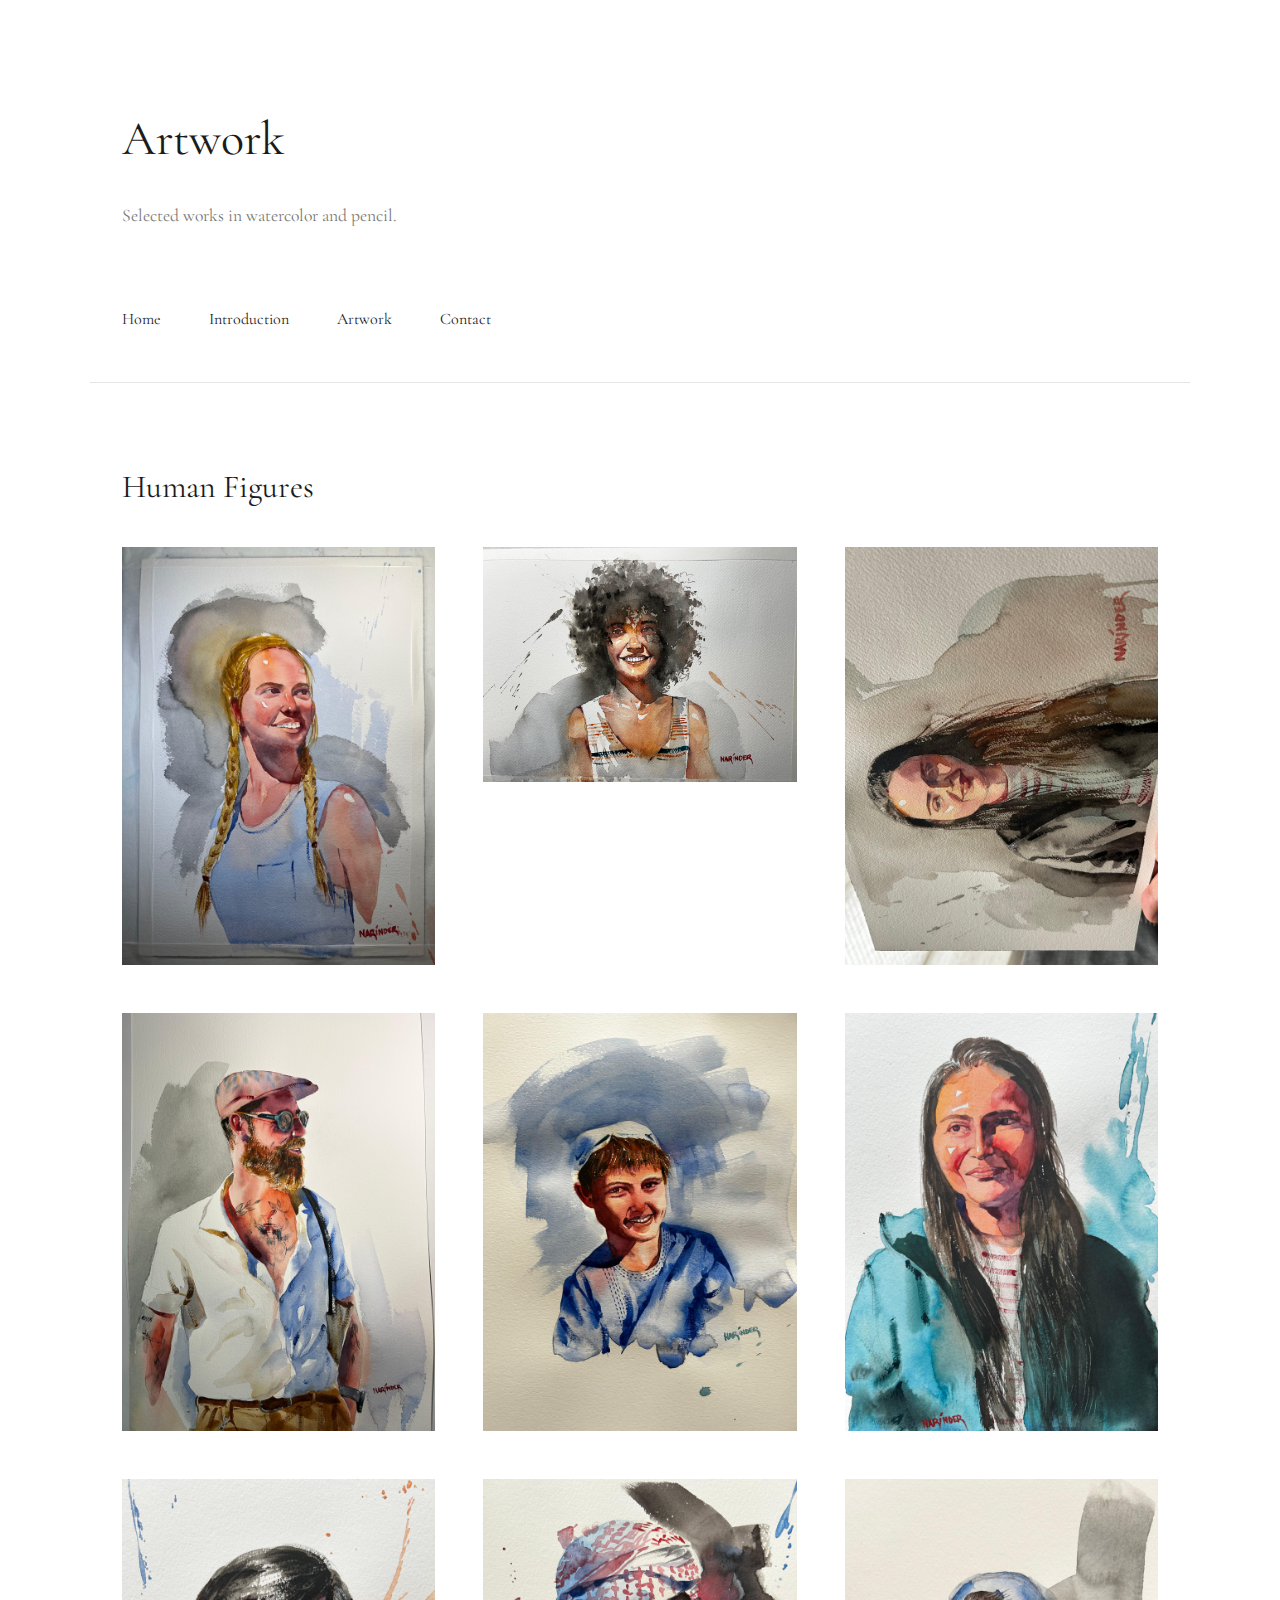
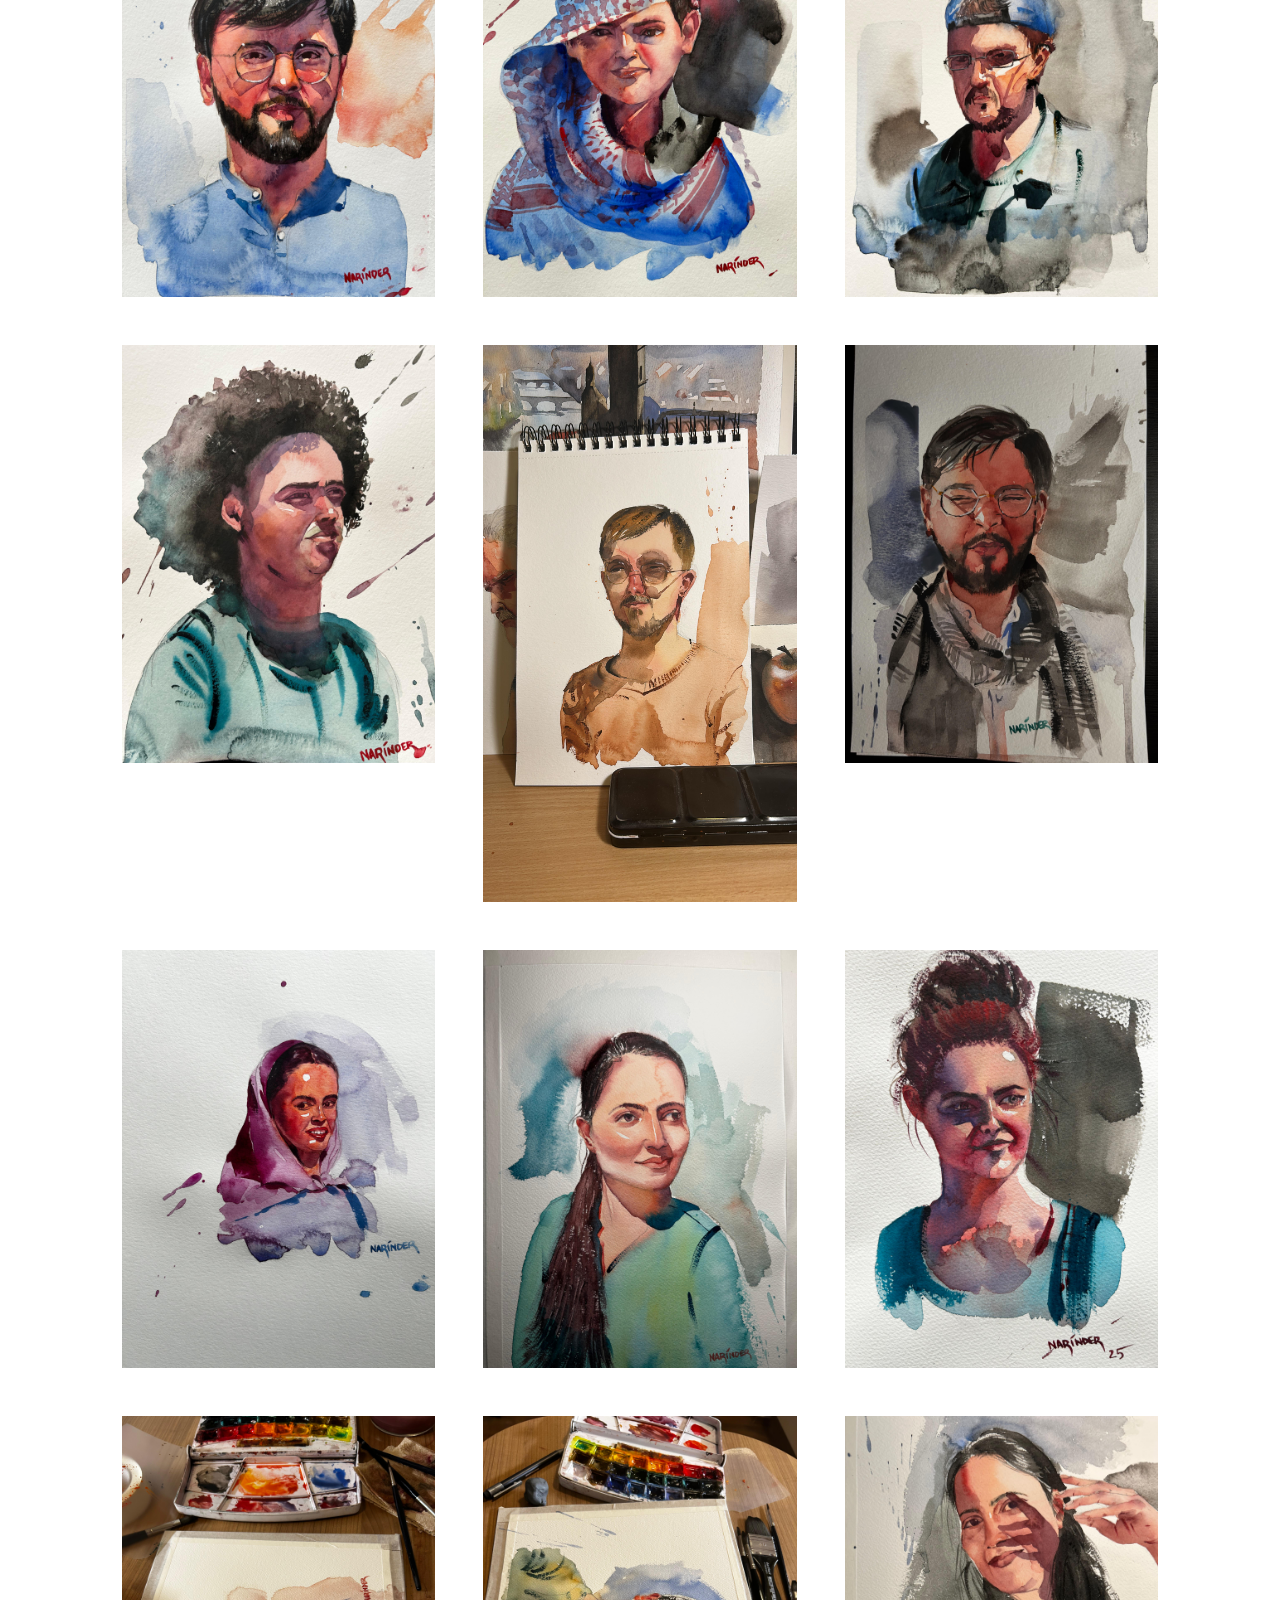
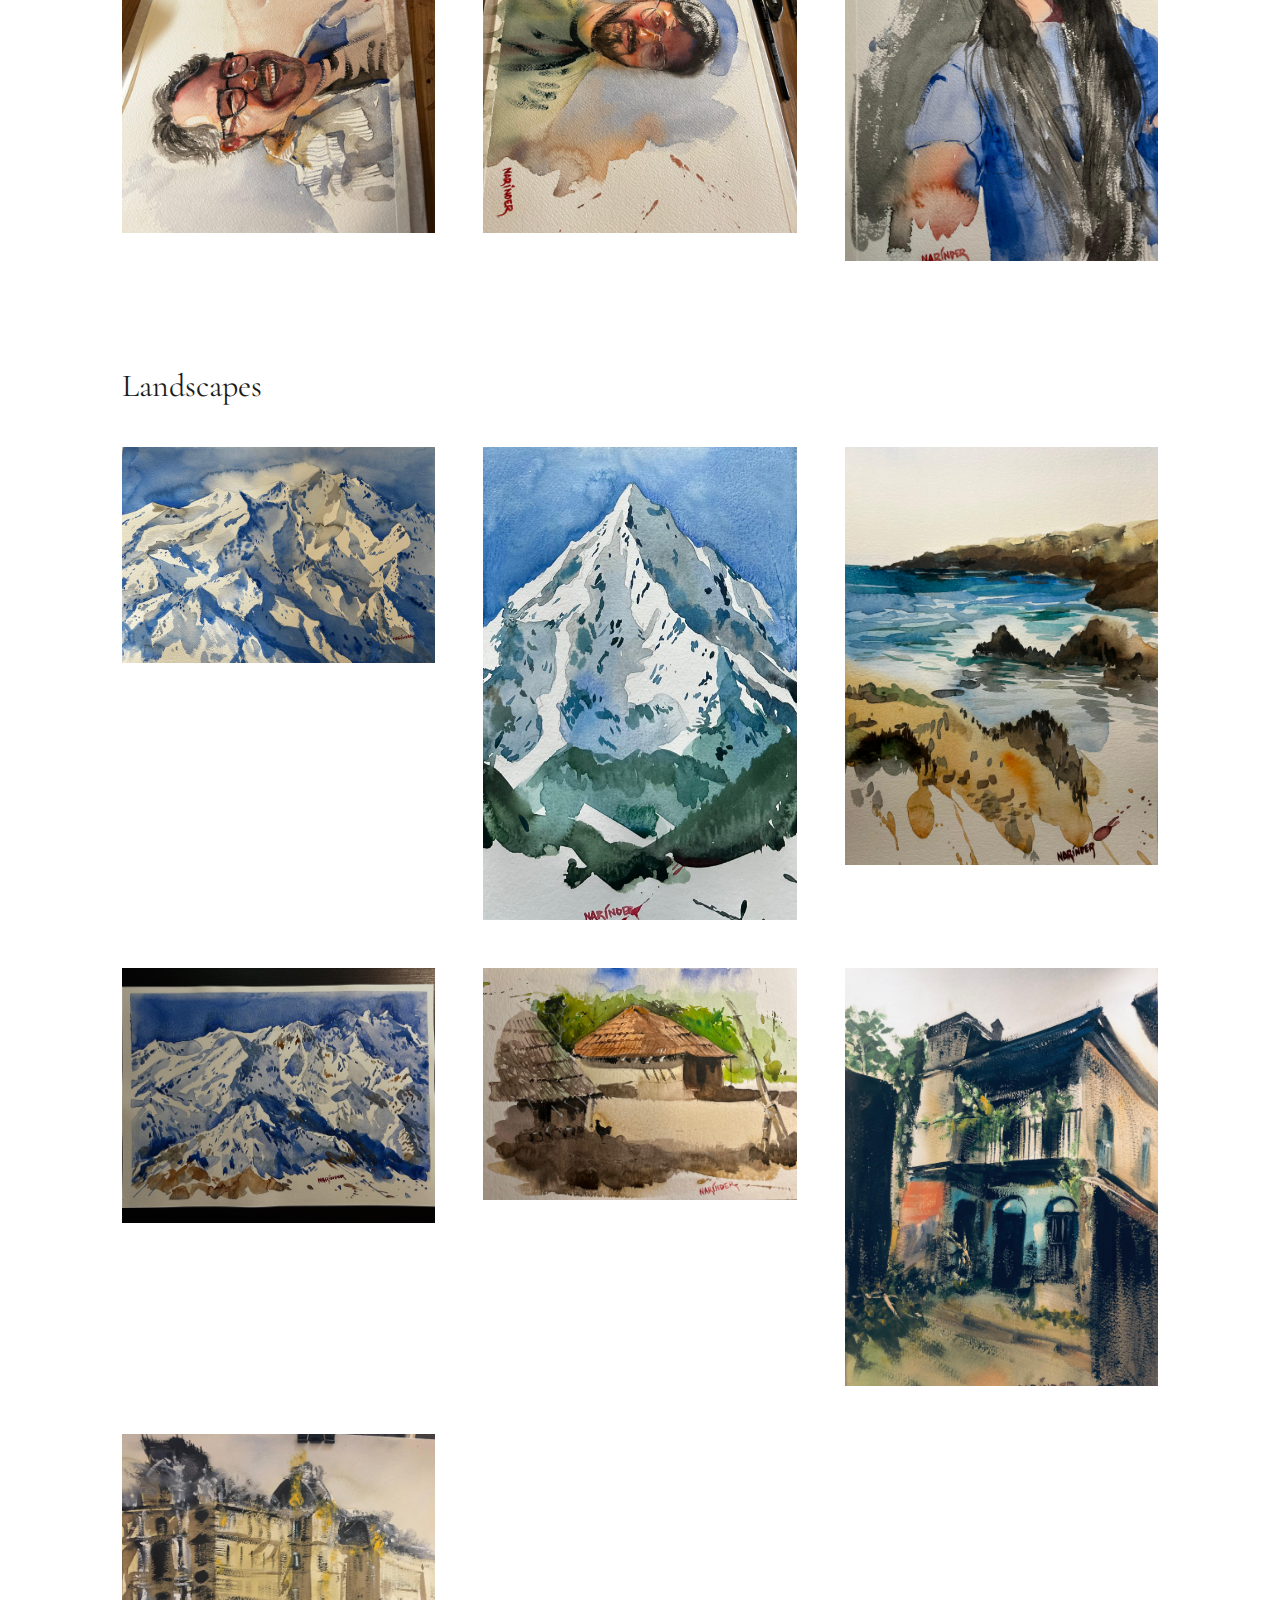
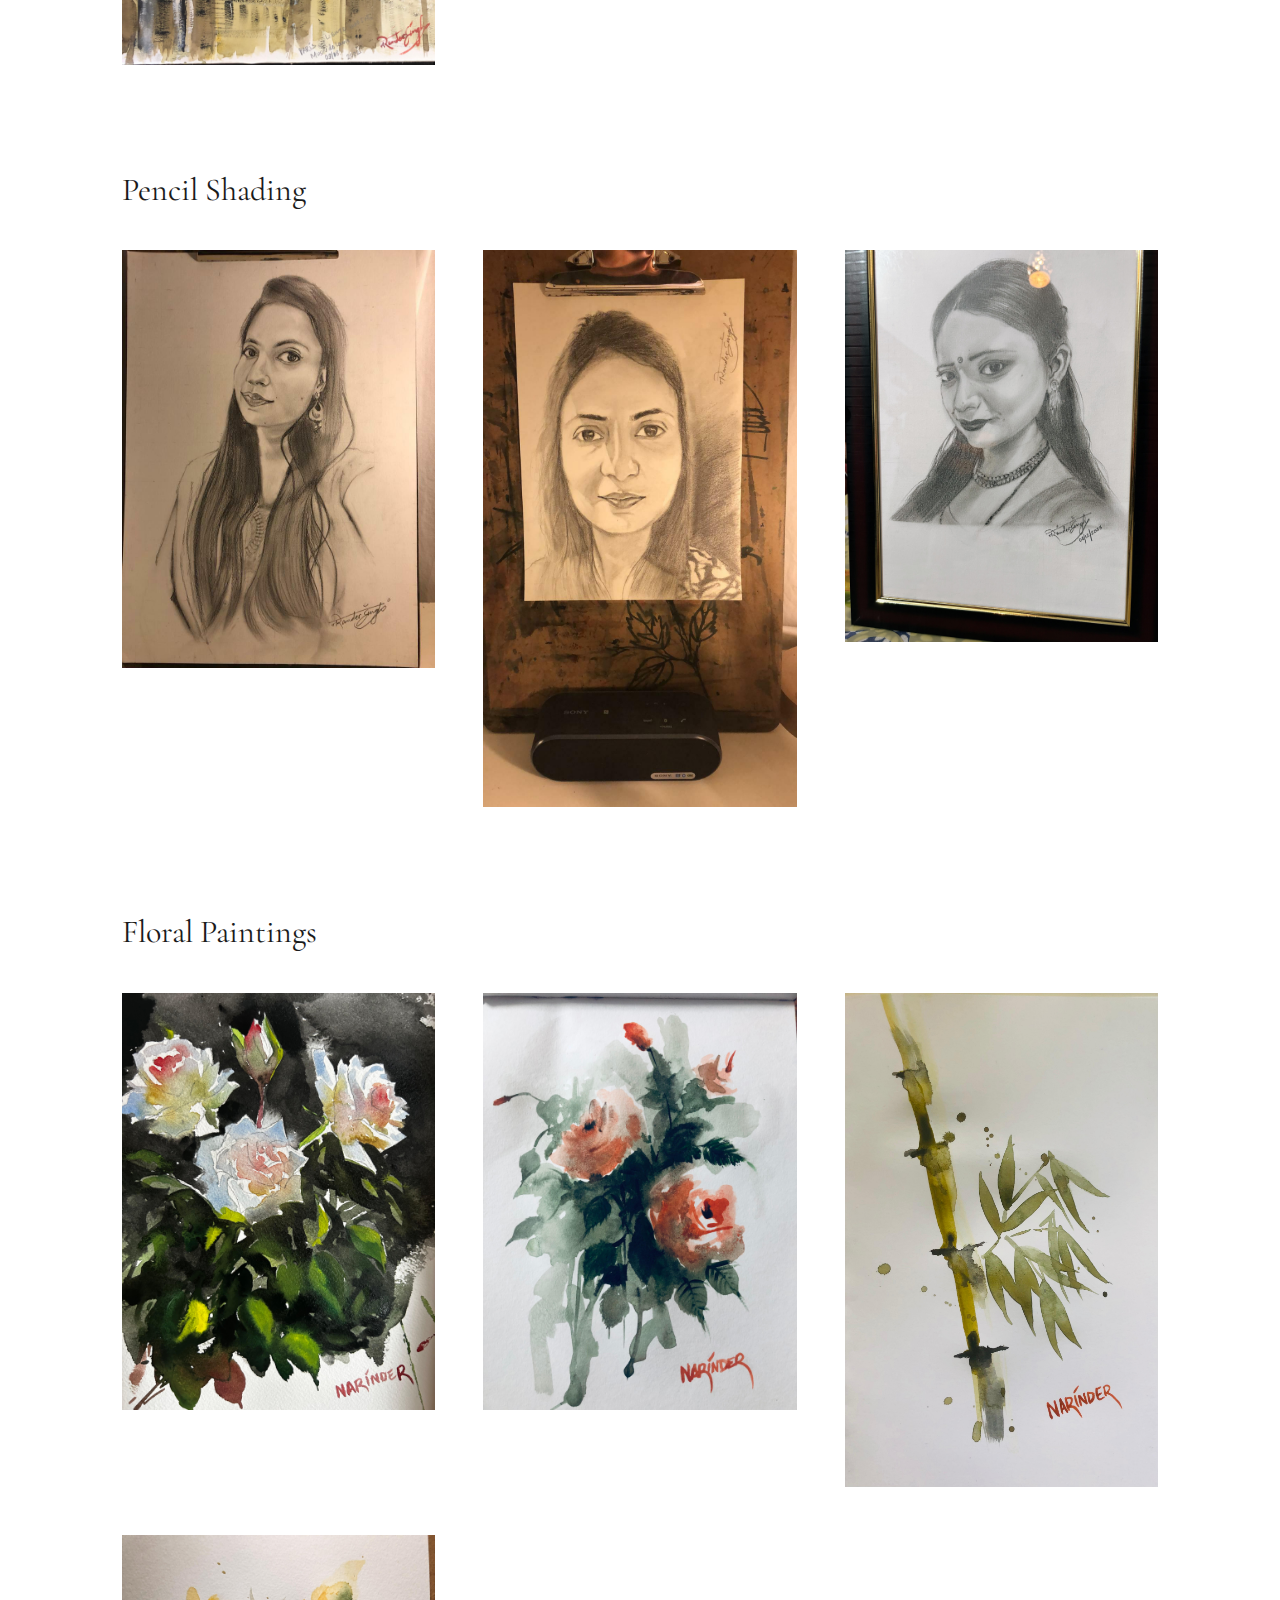
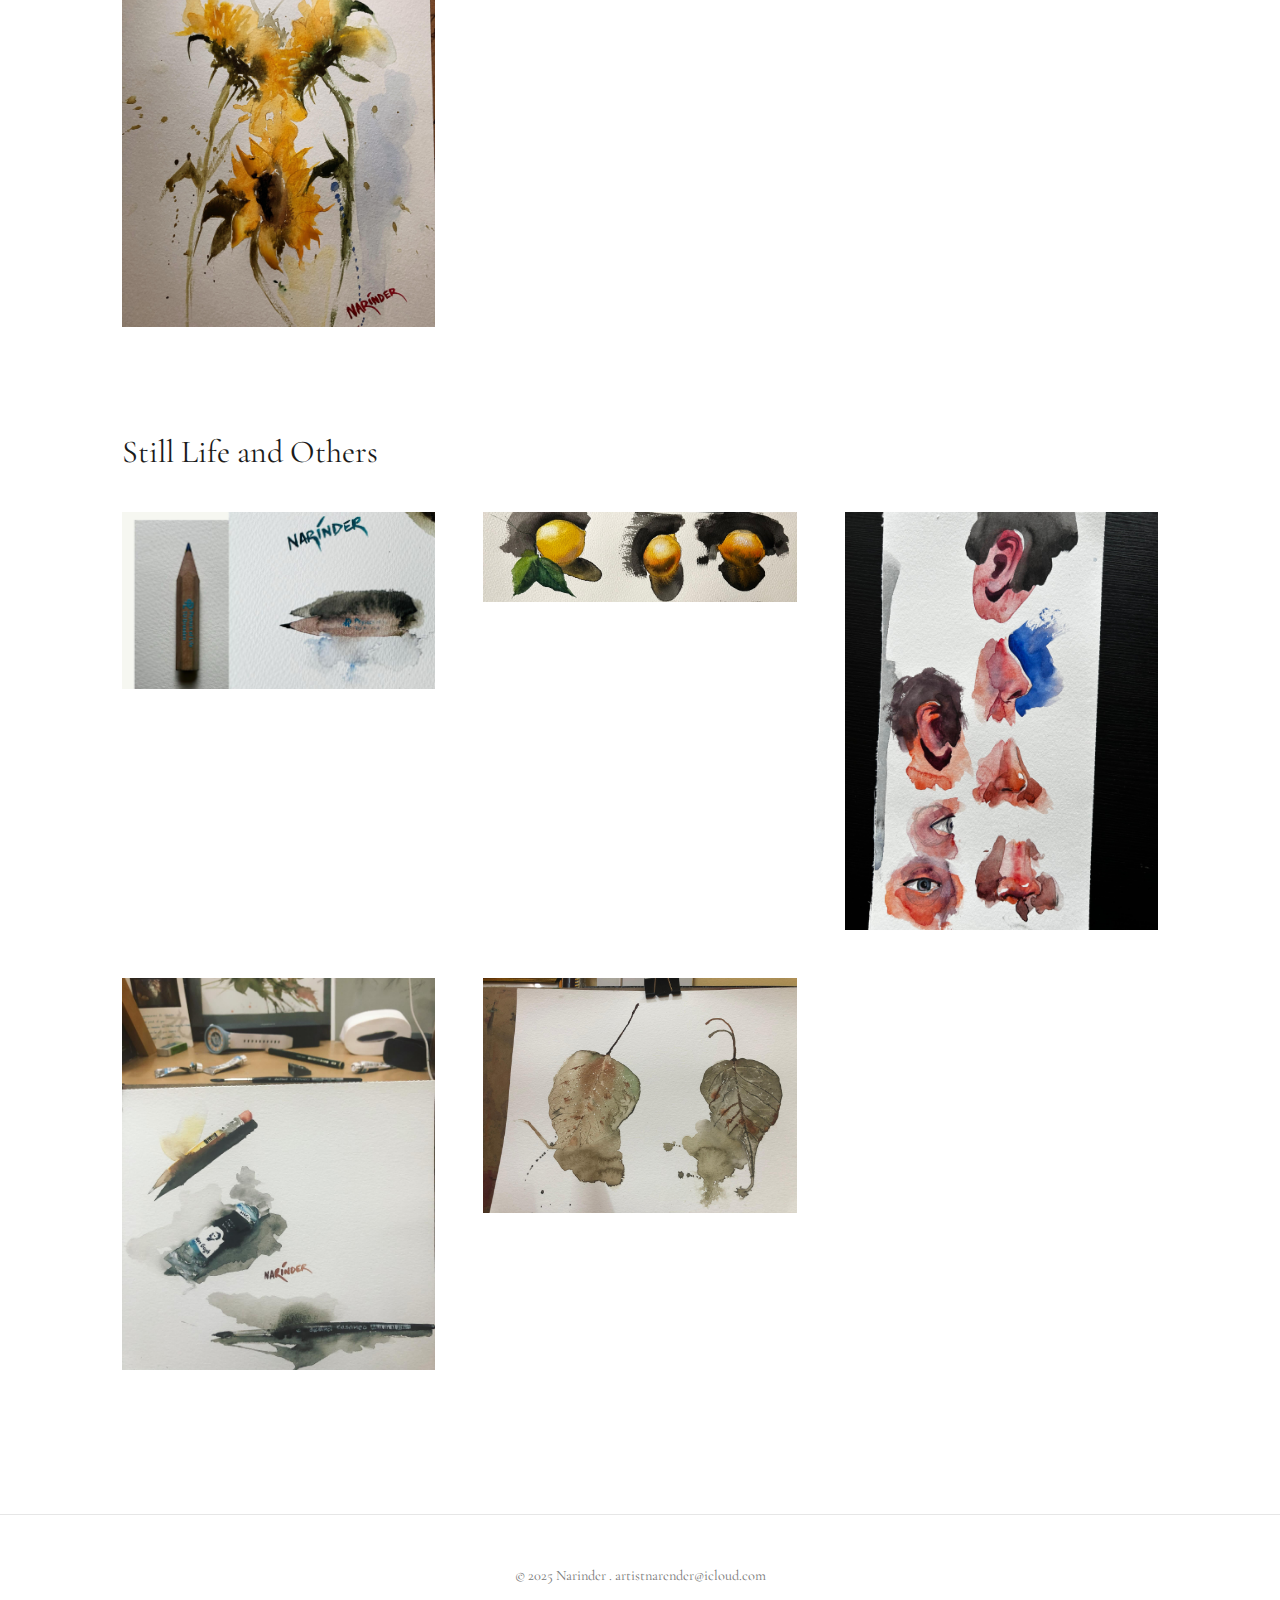
<file: artwork.html>
<!DOCTYPE html>
<html lang="en">
<head>
  <meta charset="UTF-8" />
  <meta name="viewport" content="width=device-width, initial-scale=1.0" />
  <title>Your Name – Artwork</title>
  <style>
    @import url('https://fonts.googleapis.com/css2?family=Cormorant+Garamond:wght@300;400;500&display=swap');

    :root {
      --bg: #ffffff;
      --text: #1b1b1b;
      --muted: #777;
      --line: #e6e6e6;
    }

    * { box-sizing: border-box; }

    body {
      margin: 0;
      font-family: 'Cormorant Garamond', serif;
      background: var(--bg);
      color: var(--text);
      line-height: 1.8;
    }

    header {
      max-width: 1100px;
      margin: auto;
      padding: 4rem 2rem 2rem;
    }

    header h1 {
      font-size: 3rem;
      font-weight: 400;
      margin-bottom: 0.5rem;
    }

    header p {
      max-width: 700px;
      font-size: 1.1rem;
      color: var(--muted);
    }

    nav {
      max-width: 1100px;
      margin: auto;
      padding: 1.5rem 2rem 3rem;
      display: flex;
      gap: 3rem;
      border-bottom: 1px solid var(--line);
    }

    nav a {
      text-decoration: none;
      color: var(--text);
      font-size: 1rem;
    }

    nav a:hover { text-decoration: underline; }

    main {
      max-width: 1100px;
      margin: auto;
      padding: 3rem 2rem;
    }

    section { margin-bottom: 6rem; }

    section h2 {
      font-size: 2rem;
      font-weight: 400;
      margin-bottom: 2rem;
    }

    .gallery {
      display: grid;
      grid-template-columns: repeat(auto-fit, minmax(300px, 1fr));
      gap: 3rem;
    }

    .gallery img {
      width: 100%;
      display: block;
    }

    footer {
      border-top: 1px solid var(--line);
      padding: 3rem 2rem;
      text-align: center;
      font-size: 0.9rem;
      color: var(--muted);
    }
  </style>
</head>
<body>

<header>
  <h1>Artwork</h1>
  <p>Selected works in watercolor and pencil.</p>
</header>

<nav>
  <a href="index.html">Home</a>
  <a href="introduction.html">Introduction</a>
  <a href="artwork.html">Artwork</a>
  <a href="contact.html">Contact</a>
</nav>

<main>

  <!-- Human Figures -->
  <section id="figures">
    <h2>Human Figures</h2>
    <div class="gallery">
      <img src="images/fig_19.jpeg" alt="Watercolor portrait" />
      <img src="images/fig_17.jpeg" alt="Watercolor portrait" />
      <img src="images/fig_16.jpeg" alt="Watercolor portrait" />
      <img src="images/fig_10.jpeg" alt="Watercolor portrait" />
      <img src="images/fig_09.jpeg" alt="Watercolor portrait" />
      <img src="images/fig_02.jpeg" alt="Face study" />
      <img src="images/fig_01.jpeg" alt="Minimal portrait" />
      <img src="images/fig_03.jpeg" alt="Watercolor portrait" />
      <img src="images/fig_04.jpeg" alt="Watercolor portrait" />
      <img src="images/fig_06.jpeg" alt="Watercolor portrait" />
      <img src="images/fig_07.jpeg" alt="Watercolor portrait" />
      <img src="images/fig_05.jpeg" alt="Watercolor portrait" />
      <img src="images/fig_08.jpeg" alt="Watercolor portrait" />
      <img src="images/fig_13.jpeg" alt="Watercolor portrait" />
      <img src="images/fig_11.jpeg" alt="Watercolor portrait" />
      <img src="images/fig_14.jpeg" alt="Watercolor portrait" />
      <img src="images/fig_15.jpeg" alt="Watercolor portrait" />
      <img src="images/fig_12.jpeg" alt="Watercolor portrait" />
    </div>
  </section>

  <!-- Landscapes -->
  <section id="landscapes">
    <h2>Landscapes</h2>
    <div class="gallery">
      <img src="images/land_06.jpeg" alt="Landscape study" />
      <img src="images/land_02.jpeg" alt="Atmospheric scenery" />
      <img src="images/land_03.jpeg" alt="Landscape detail" />
      <img src="images/land_01.jpeg" alt="Landscape study" />
      <img src="images/land_04.jpeg" alt="Landscape study" />
      <img src="images/land_05.jpeg" alt="Landscape study" />
      <img src="images/land_07.jpeg" alt="Landscape study" />
    </div>
  </section>

  <!-- Pencil Shading -->
  <section id="pencil">
    <h2>Pencil Shading</h2>
    <div class="gallery">
      <img src="images/pencil_01.jpeg" alt="Pencil portrait" />
      <img src="images/pencil_02.jpeg" alt="Shading study" />
      <img src="images/pencil_03.jpeg" alt="Graphite figure" />
    </div>
  </section>

  <!-- Floral Paintings -->
  <section id="floral">
    <h2>Floral Paintings</h2>
    <div class="gallery">
      <img src="images/flower_04.jpeg" alt="Floral painting" />
      <img src="images/flower_01.jpeg" alt="Floral painting" />
      <img src="images/flower_02.jpeg" alt="Floral painting" />
      <img src="images/flower_06.jpeg" alt="Floral painting" />
    </div>
  </section>

  <!-- Still Life and Others -->
  <section id="stilllife">
    <h2>Still Life and Others</h2>
    <div class="gallery">
      <img src="images/oth_01.jpeg" alt="Still life painting" />
      <img src="images/oth_02.jpeg" alt="Still life painting" />
      <img src="images/oth_04.jpeg" alt="Still life painting" />
      <img src="images/oth_05.jpeg" alt="Still life painting" />
      <img src="images/oth_06.jpeg" alt="Still life painting" />
    </div>
  </section>

</main>

<footer>© 2025 Narinder . artistnarender@icloud.com</footer>

</body>
</html>
</file>
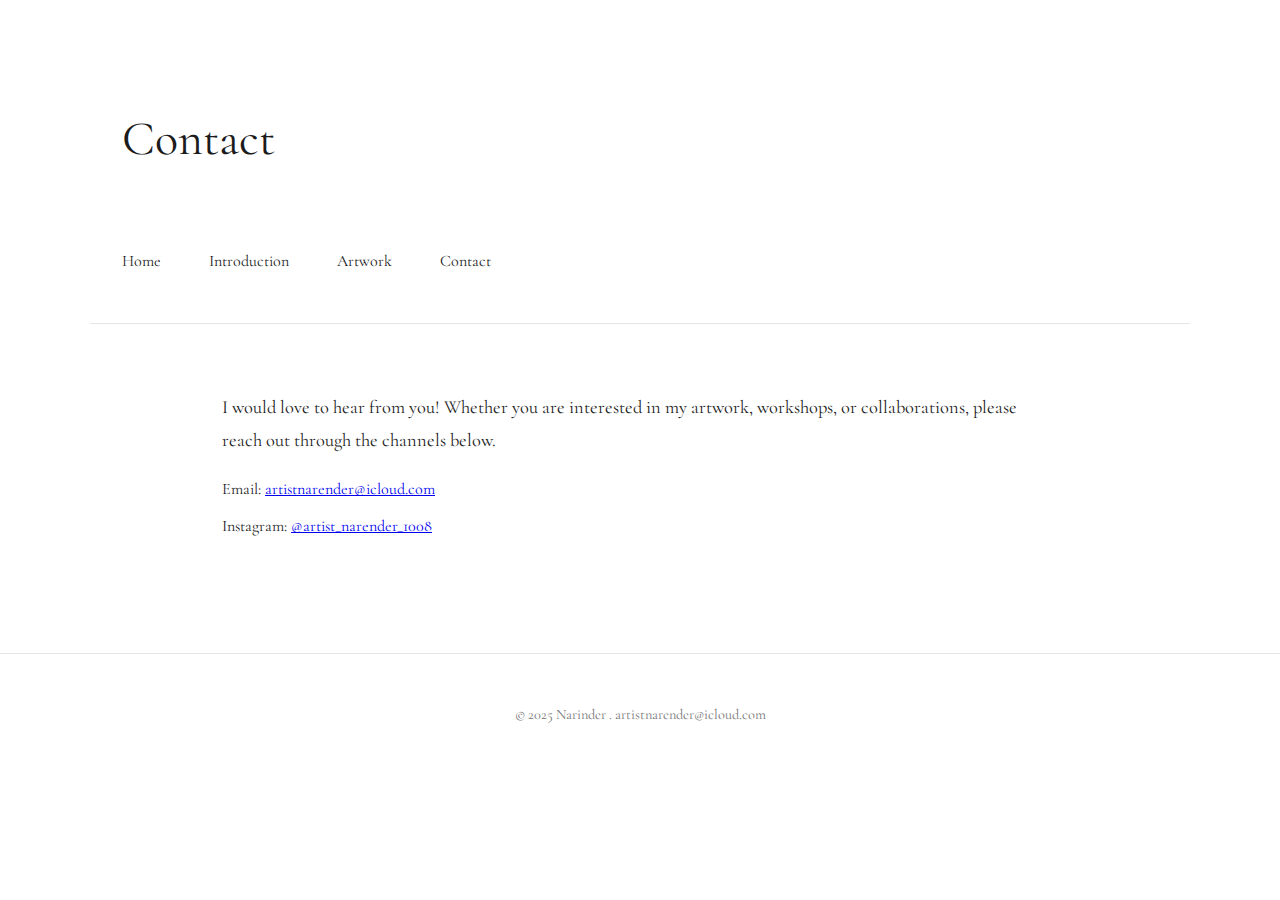
<file: contact.html>
<!DOCTYPE html>
<html lang="en">
<head>
  <meta charset="UTF-8" />
  <meta name="viewport" content="width=device-width, initial-scale=1.0" />
  <title>Your Name – Contact</title>
  <link rel="stylesheet" href="style.css">
</head>
<body>

<header>
  <h1>Contact</h1>
</header>

<nav>
  <a href="index.html">Home</a>
  <a href="introduction.html">Introduction</a>
  <a href="artwork.html">Artwork</a>
  <a href="contact.html">Contact</a>
</nav>

<main>
  <section>
    <p class="text">
      I would love to hear from you! Whether you are interested in my artwork, workshops, or collaborations, please reach out through the channels below.
    </p>

    <div class="contact-links">
      <p>Email: <a href="mailto:artistnarender@icloud.com">artistnarender@icloud.com</a></p>
      <p>Instagram: <a href="https://www.instagram.com/artist_narender_1008?igsh=NXM2ZjFudDBsenRt&utm_source=qr" target="_blank">@artist_narender_1008</a></p>
    </div>
  </section>
</main>

<footer>© 2025 Narinder . artistnarender@icloud.com</footer>

</body>
</html>
</file>
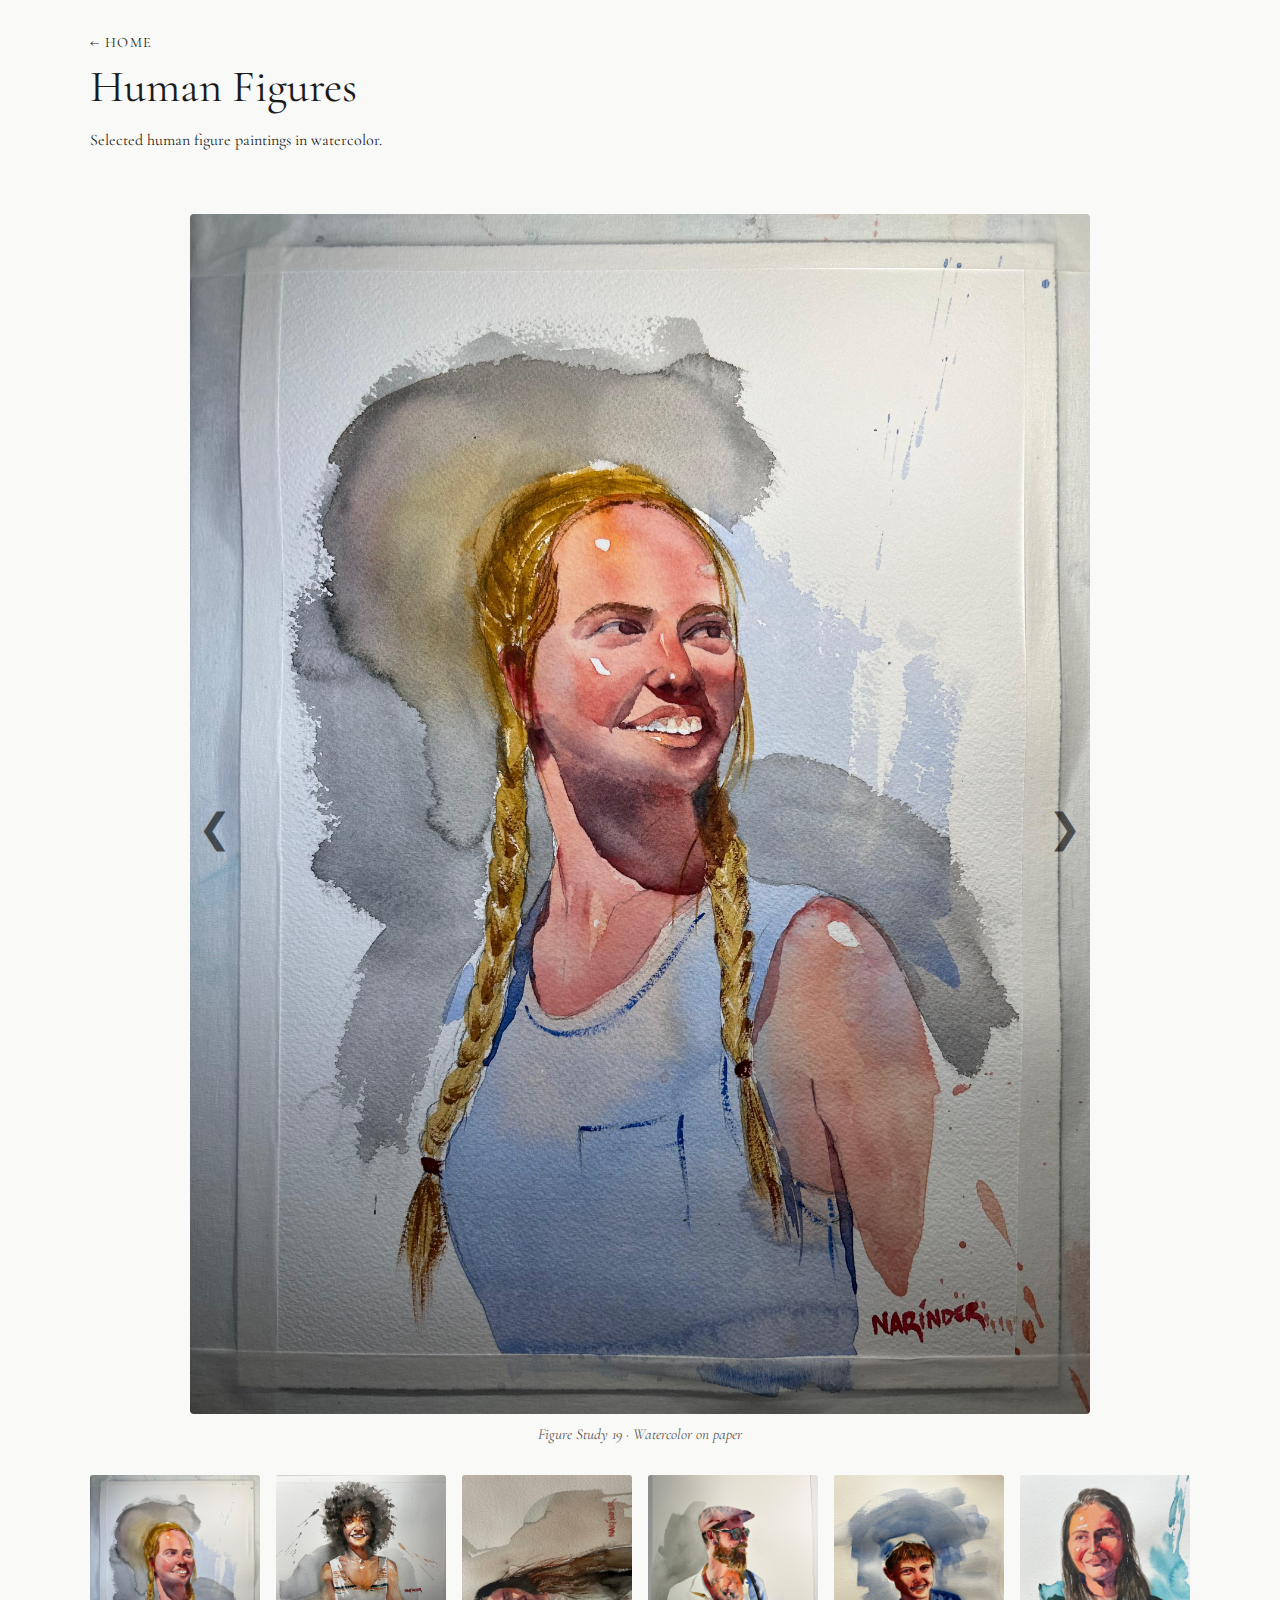
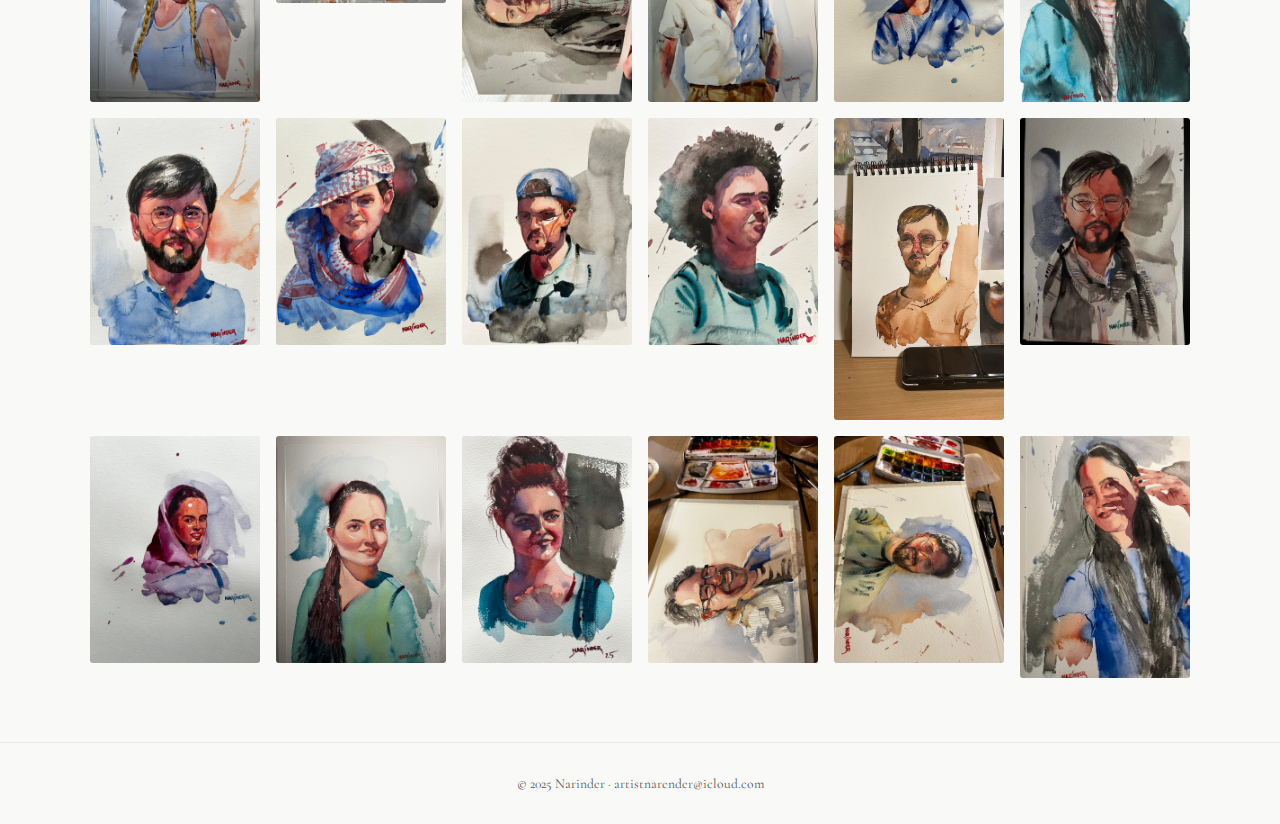
<file: figures.html>
<!DOCTYPE html>
<html lang="en">
<head>
  <meta charset="UTF-8" />
  <meta name="viewport" content="width=device-width, initial-scale=1.0" />
  <title>Human Figures – Narinder</title>
  <style>
    @import url('https://fonts.googleapis.com/css2?family=Cormorant+Garamond:wght@300;400;500&display=swap');

    body {
      font-family: 'Cormorant Garamond', serif;
      background: #f9f9f7;
      color: #1b1b1b;
      margin: 0;
      padding: 0;
    }

    header {
      max-width: 1100px;
      margin: auto;
      padding: 2rem 2rem 1rem;
    }

    header a {
      text-decoration: none;
      color: #1b1b1b;
      font-size: 0.9rem;
      letter-spacing: 0.1em;
      text-transform: uppercase;
    }

    header h1 {
      font-size: 2.8rem;
      margin: 0.5rem 0;
      font-weight: 400;
    }

    .featured-container {
      position: relative;
      max-width: 900px;
      margin: 2rem auto;
      text-align: center;
    }

    .featured-container img {
      width: 100%;
      height: auto;
      border-radius: 4px;
    }

    .arrow {
      position: absolute;
      top: 50%;
      transform: translateY(-50%);
      font-size: 2.5rem;
      color: rgba(0,0,0,0.6);
      cursor: pointer;
      user-select: none;
      padding: 0 0.5rem;
      transition: color 0.2s ease;
    }

    .arrow:hover {
      color: rgba(0,0,0,0.9);
    }

    .arrow-left { left: 0; }
    .arrow-right { right: 0; }

    .grid-container {
      max-width: 1100px;
      margin: 2rem auto 4rem;
      display: grid;
      grid-template-columns: repeat(auto-fit, minmax(150px, 1fr));
      gap: 1rem;
    }

    .grid-container img {
      width: 100%;
      cursor: pointer;
      border-radius: 3px;
      transition: transform 0.3s ease;
    }

    .grid-container img:hover {
      transform: scale(1.05);
    }

    .caption {
      font-size: 0.95rem;
      color: #555;
      margin-top: 0.4rem;
      font-style: italic;
    }

    footer {
      border-top: 1px solid #e6e6e6;
      text-align: center;
      font-size: 0.85rem;
      color: #555;
      padding: 2rem;
    }
  </style>
</head>
<body>

<header>
  <a href="index.html">← Home</a>
  <h1>Human Figures</h1>
  <p>Selected human figure paintings in watercolor.</p>
</header>

<!-- Featured Painting -->
<div class="featured-container">
  <span class="arrow arrow-left" onclick="prevImage()">&#10094;</span>
  <img id="featured" src="images/fig_19.jpeg" alt="Featured Human Figure">
  <span class="arrow arrow-right" onclick="nextImage()">&#10095;</span>
  <div class="caption" id="featured-caption">Figure Study 19 · Watercolor on paper</div>
</div>

<!-- Grid of All Images -->
<div class="grid-container" id="grid">
  <img src="images/fig_19.jpeg" alt="Watercolor portrait" onclick="setFeatured(0)">
  <img src="images/fig_17.jpeg" alt="Watercolor portrait" onclick="setFeatured(1)">
  <img src="images/fig_16.jpeg" alt="Watercolor portrait" onclick="setFeatured(2)">
  <img src="images/fig_10.jpeg" alt="Watercolor portrait" onclick="setFeatured(3)">
  <img src="images/fig_09.jpeg" alt="Watercolor portrait" onclick="setFeatured(4)">
  <img src="images/fig_02.jpeg" alt="Face study" onclick="setFeatured(5)">
  <img src="images/fig_01.jpeg" alt="Minimal portrait" onclick="setFeatured(6)">
  <img src="images/fig_03.jpeg" alt="Watercolor portrait" onclick="setFeatured(7)">
  <img src="images/fig_04.jpeg" alt="Watercolor portrait" onclick="setFeatured(8)">
  <img src="images/fig_06.jpeg" alt="Watercolor portrait" onclick="setFeatured(9)">
  <img src="images/fig_07.jpeg" alt="Watercolor portrait" onclick="setFeatured(10)">
  <img src="images/fig_05.jpeg" alt="Watercolor portrait" onclick="setFeatured(11)">
  <img src="images/fig_08.jpeg" alt="Watercolor portrait" onclick="setFeatured(12)">
  <img src="images/fig_13.jpeg" alt="Watercolor portrait" onclick="setFeatured(13)">
  <img src="images/fig_11.jpeg" alt="Watercolor portrait" onclick="setFeatured(14)">
  <img src="images/fig_14.jpeg" alt="Watercolor portrait" onclick="setFeatured(15)">
  <img src="images/fig_15.jpeg" alt="Watercolor portrait" onclick="setFeatured(16)">
  <img src="images/fig_12.jpeg" alt="Watercolor portrait" onclick="setFeatured(17)">
</div>

<footer>© 2025 Narinder · artistnarender@icloud.com</footer>

<script>
  const images = [
    {src: "images/fig_19.jpeg", caption: "Figure Study 19 · Watercolor on paper"},
    {src: "images/fig_17.jpeg", caption: "Figure Study 17 · Watercolor on paper"},
    {src: "images/fig_16.jpeg", caption: "Figure Study 16 · Watercolor on paper"},
    {src: "images/fig_10.jpeg", caption: "Figure Study 10 · Watercolor on paper"},
    {src: "images/fig_09.jpeg", caption: "Figure Study 09 · Watercolor on paper"},
    {src: "images/fig_02.jpeg", caption: "Figure Study 02 · Watercolor on paper"},
    {src: "images/fig_01.jpeg", caption: "Figure Study 01 · Watercolor on paper"},
    {src: "images/fig_03.jpeg", caption: "Figure Study 03 · Watercolor on paper"},
    {src: "images/fig_04.jpeg", caption: "Figure Study 04 · Watercolor on paper"},
    {src: "images/fig_06.jpeg", caption: "Figure Study 06 · Watercolor on paper"},
    {src: "images/fig_07.jpeg", caption: "Figure Study 07 · Watercolor on paper"},
    {src: "images/fig_05.jpeg", caption: "Figure Study 05 · Watercolor on paper"},
    {src: "images/fig_08.jpeg", caption: "Figure Study 08 · Watercolor on paper"},
    {src: "images/fig_13.jpeg", caption: "Figure Study 13 · Watercolor on paper"},
    {src: "images/fig_11.jpeg", caption: "Figure Study 11 · Watercolor on paper"},
    {src: "images/fig_14.jpeg", caption: "Figure Study 14 · Watercolor on paper"},
    {src: "images/fig_15.jpeg", caption: "Figure Study 15 · Watercolor on paper"},
    {src: "images/fig_12.jpeg", caption: "Figure Study 12 · Watercolor on paper"}
  ];

  let currentIndex = 0;
  const featured = document.getElementById("featured");
  const caption = document.getElementById("featured-caption");

  function showImage(index){
    currentIndex = index;
    featured.src = images[currentIndex].src;
    caption.textContent = images[currentIndex].caption;
  }

  function nextImage(){
    currentIndex = (currentIndex + 1) % images.length;
    showImage(currentIndex);
  }

  function prevImage(){
    currentIndex = (currentIndex - 1 + images.length) % images.length;
    showImage(currentIndex);
  }

  function setFeatured(index){
    showImage(index);
  }

  // Auto-slide every 5 seconds
  setInterval(nextImage, 5000);
</script>

</body>
</html>
</file>
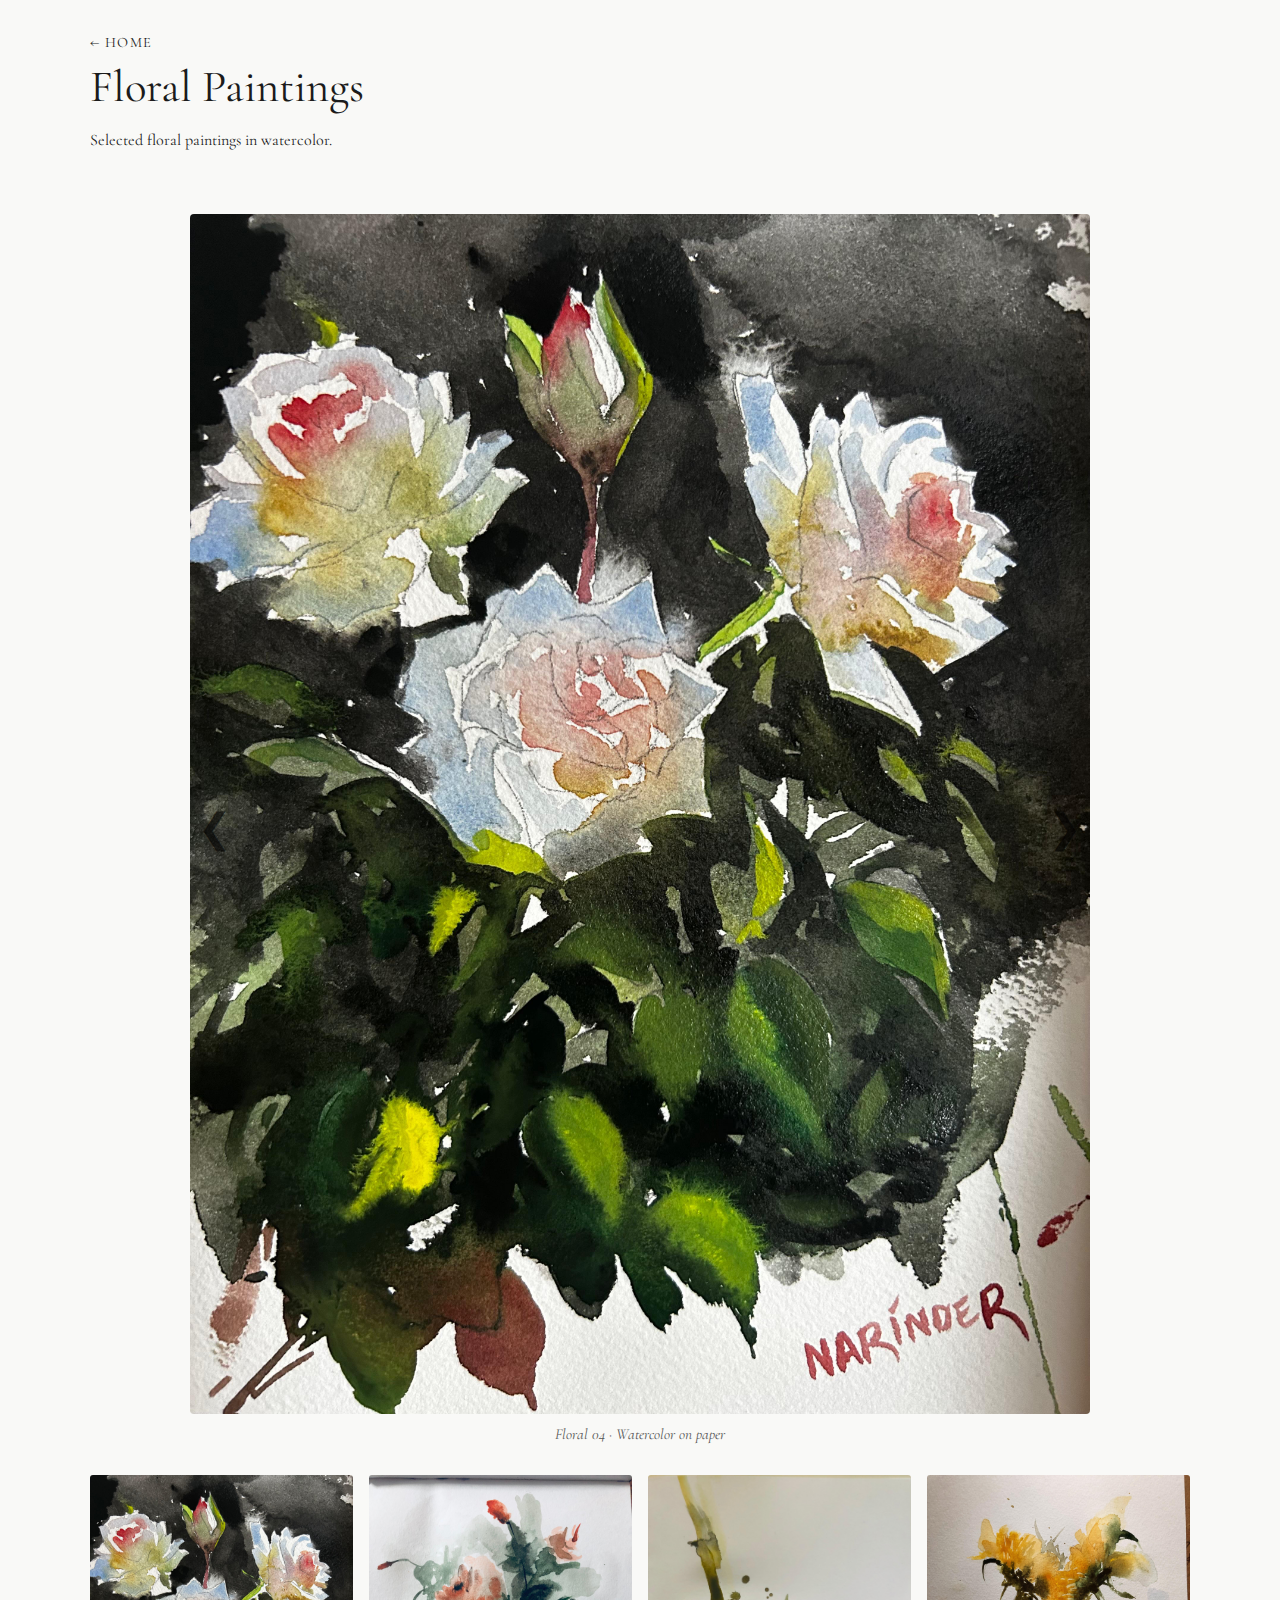
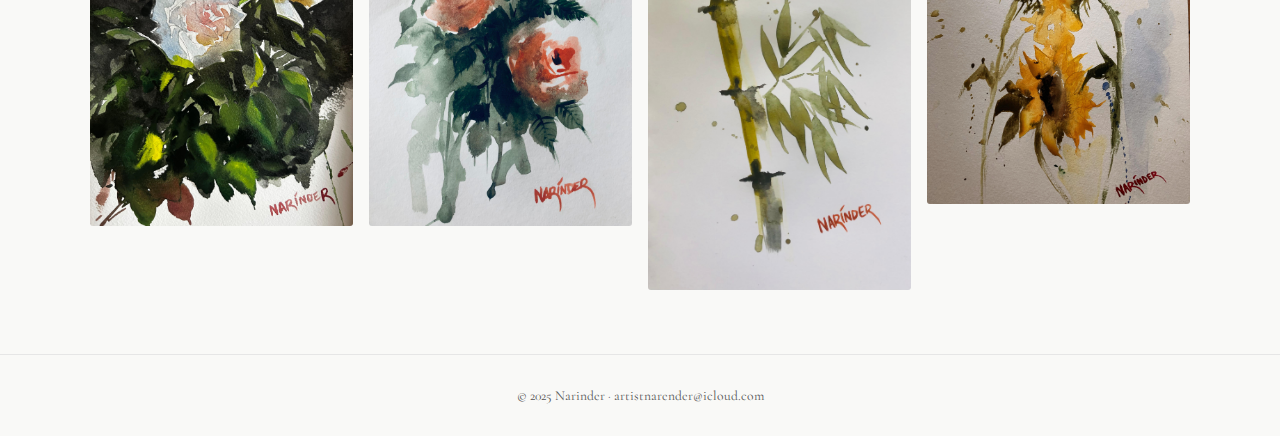
<file: floral.html>
<!DOCTYPE html>
<html lang="en">
<head>
<meta charset="UTF-8">
<meta name="viewport" content="width=device-width, initial-scale=1.0">
<title>Floral Paintings – Narinder</title>
<style>
@import url('https://fonts.googleapis.com/css2?family=Cormorant+Garamond:wght@300;400;500&display=swap');
body{font-family:'Cormorant Garamond',serif;background:#f9f9f7;color:#1b1b1b;margin:0;}
header{max-width:1100px;margin:auto;padding:2rem 2rem 1rem;}
header a{text-decoration:none;color:#1b1b1b;font-size:0.9rem;letter-spacing:0.1em;text-transform:uppercase;}
header h1{font-size:2.8rem;margin:0.5rem 0;font-weight:400;}
.featured-container{position:relative;max-width:900px;margin:2rem auto;text-align:center;}
.featured-container img{width:100%;border-radius:4px;}
.arrow{position:absolute;top:50%;transform:translateY(-50%);font-size:2.5rem;color:rgba(0,0,0,0.6);cursor:pointer;user-select:none;padding:0 0.5rem;transition:color 0.2s;}
.arrow:hover{color:rgba(0,0,0,0.9);}
.arrow-left{left:0;}
.arrow-right{right:0;}
.grid-container{max-width:1100px;margin:2rem auto 4rem;display:grid;grid-template-columns:repeat(auto-fit,minmax(150px,1fr));gap:1rem;}
.grid-container img{width:100%;cursor:pointer;border-radius:3px;transition:transform 0.3s ease;}
.grid-container img:hover{transform:scale(1.05);}
.caption{font-size:0.95rem;color:#555;margin-top:0.4rem;font-style:italic;}
footer{border-top:1px solid #e6e6e6;text-align:center;font-size:0.85rem;color:#555;padding:2rem;}
</style>
</head>
<body>
<header>
<a href="index.html">← Home</a>
<h1>Floral Paintings</h1>
<p>Selected floral paintings in watercolor.</p>
</header>

<div class="featured-container">
<span class="arrow arrow-left" onclick="prevImage()">&#10094;</span>
<img id="featured" src="images/flower_04.jpeg" alt="Featured Floral">
<span class="arrow arrow-right" onclick="nextImage()">&#10095;</span>
<div class="caption" id="featured-caption">Floral 04 · Watercolor on paper</div>
</div>

<div class="grid-container" id="grid">
<img src="images/flower_04.jpeg" onclick="setFeatured(0)">
<img src="images/flower_01.jpeg" onclick="setFeatured(1)">
<img src="images/flower_02.jpeg" onclick="setFeatured(2)">
<img src="images/flower_06.jpeg" onclick="setFeatured(3)">
</div>

<footer>© 2025 Narinder · artistnarender@icloud.com</footer>

<script>
const images=[
{src:"images/flower_04.jpeg",caption:"Floral 04 · Watercolor on paper"},
{src:"images/flower_01.jpeg",caption:"Floral 01 · Watercolor on paper"},
{src:"images/flower_02.jpeg",caption:"Floral 02 · Watercolor on paper"},
{src:"images/flower_06.jpeg",caption:"Floral 06 · Watercolor on paper"}
];
let currentIndex=0;
const featured=document.getElementById("featured");
const caption=document.getElementById("featured-caption");
function showImage(index){currentIndex=index;featured.src=images[currentIndex].src;caption.textContent=images[currentIndex].caption;}
function nextImage(){currentIndex=(currentIndex+1)%images.length;showImage(currentIndex);}
function prevImage(){currentIndex=(currentIndex-1+images.length)%images.length;showImage(currentIndex);}
function setFeatured(index){showImage(index);}
setInterval(nextImage,5000);
</script>
</body>
</html>
</file>
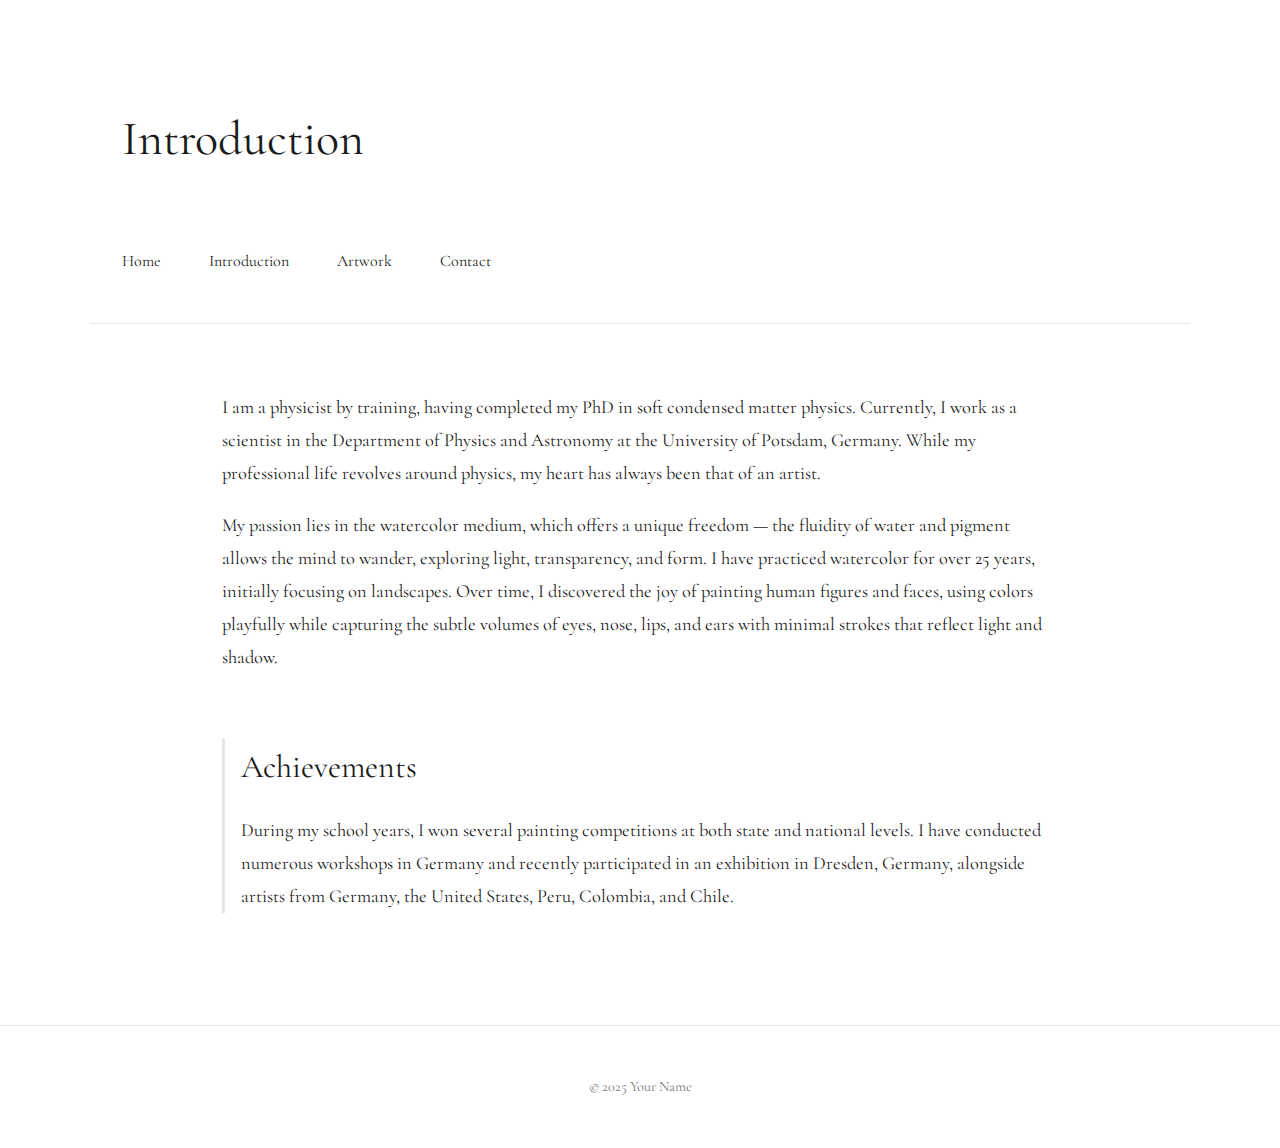
<file: introduction.html>
<!DOCTYPE html>
<html lang="en">
<head>
  <meta charset="UTF-8" />
  <meta name="viewport" content="width=device-width, initial-scale=1.0" />
  <title>Your Name – Introduction</title>
  <style>
    @import url('https://fonts.googleapis.com/css2?family=Cormorant+Garamond:wght@300;400;500&display=swap');

    :root {
      --bg: #ffffff;
      --text: #1b1b1b;
      --muted: #777;
      --line: #e6e6e6;
    }

    * { box-sizing: border-box; }

    body {
      margin: 0;
      font-family: 'Cormorant Garamond', serif;
      background: var(--bg);
      color: var(--text);
      line-height: 1.8;
    }

    header {
      max-width: 1100px;
      margin: auto;
      padding: 4rem 2rem 2rem;
    }

    header h1 {
      font-size: 3rem;
      font-weight: 400;
      margin-bottom: 0.5rem;
    }

    nav {
      max-width: 1100px;
      margin: auto;
      padding: 1.5rem 2rem 3rem;
      display: flex;
      gap: 3rem;
      border-bottom: 1px solid var(--line);
    }

    nav a {
      text-decoration: none;
      color: var(--text);
      font-size: 1rem;
    }

    nav a:hover { text-decoration: underline; }

    main {
      max-width: 900px;
      margin: auto;
      padding: 3rem 2rem;
    }

    section { margin-bottom: 4rem; }

    section h2 {
      font-size: 2rem;
      font-weight: 400;
      margin-bottom: 1rem;
    }

    .text {
      font-size: 1.15rem;
      color: var(--text);
    }

    .achievements {
      margin-top: 2rem;
      padding-left: 1rem;
      border-left: 3px solid var(--line);
    }

    footer {
      border-top: 1px solid var(--line);
      padding: 3rem 2rem;
      text-align: center;
      font-size: 0.9rem;
      color: var(--muted);
    }
  </style>
</head>
<body>

<header>
  <h1>Introduction</h1>
</header>

<nav>
  <a href="index.html">Home</a>
  <a href="introduction.html">Introduction</a>
  <a href="artwork.html">Artwork</a>
  <a href="contact.html">Contact</a>
</nav>

<main>
  <section>
    <p class="text">
      I am a physicist by training, having completed my PhD in soft condensed matter physics. 
      Currently, I work as a scientist in the Department of Physics and Astronomy at the 
      University of Potsdam, Germany. While my professional life revolves around physics, my 
      heart has always been that of an artist. 
    </p>

    <p class="text">
      My passion lies in the watercolor medium, which offers a unique freedom — the fluidity 
      of water and pigment allows the mind to wander, exploring light, transparency, and form. 
      I have practiced watercolor for over 25 years, initially focusing on landscapes. Over time, 
      I discovered the joy of painting human figures and faces, using colors playfully while 
      capturing the subtle volumes of eyes, nose, lips, and ears with minimal strokes that 
      reflect light and shadow.
    </p>
  </section>

  <section class="achievements">
    <h2>Achievements</h2>
    <p class="text">
      During my school years, I won several painting competitions at both state and national levels. 
      I have conducted numerous workshops in Germany and recently participated in an exhibition 
      in Dresden, Germany, alongside artists from Germany, the United States, Peru, Colombia, and Chile.
    </p>
  </section>
</main>

<footer>© 2025 Your Name</footer>

</body>
</html>
</file>
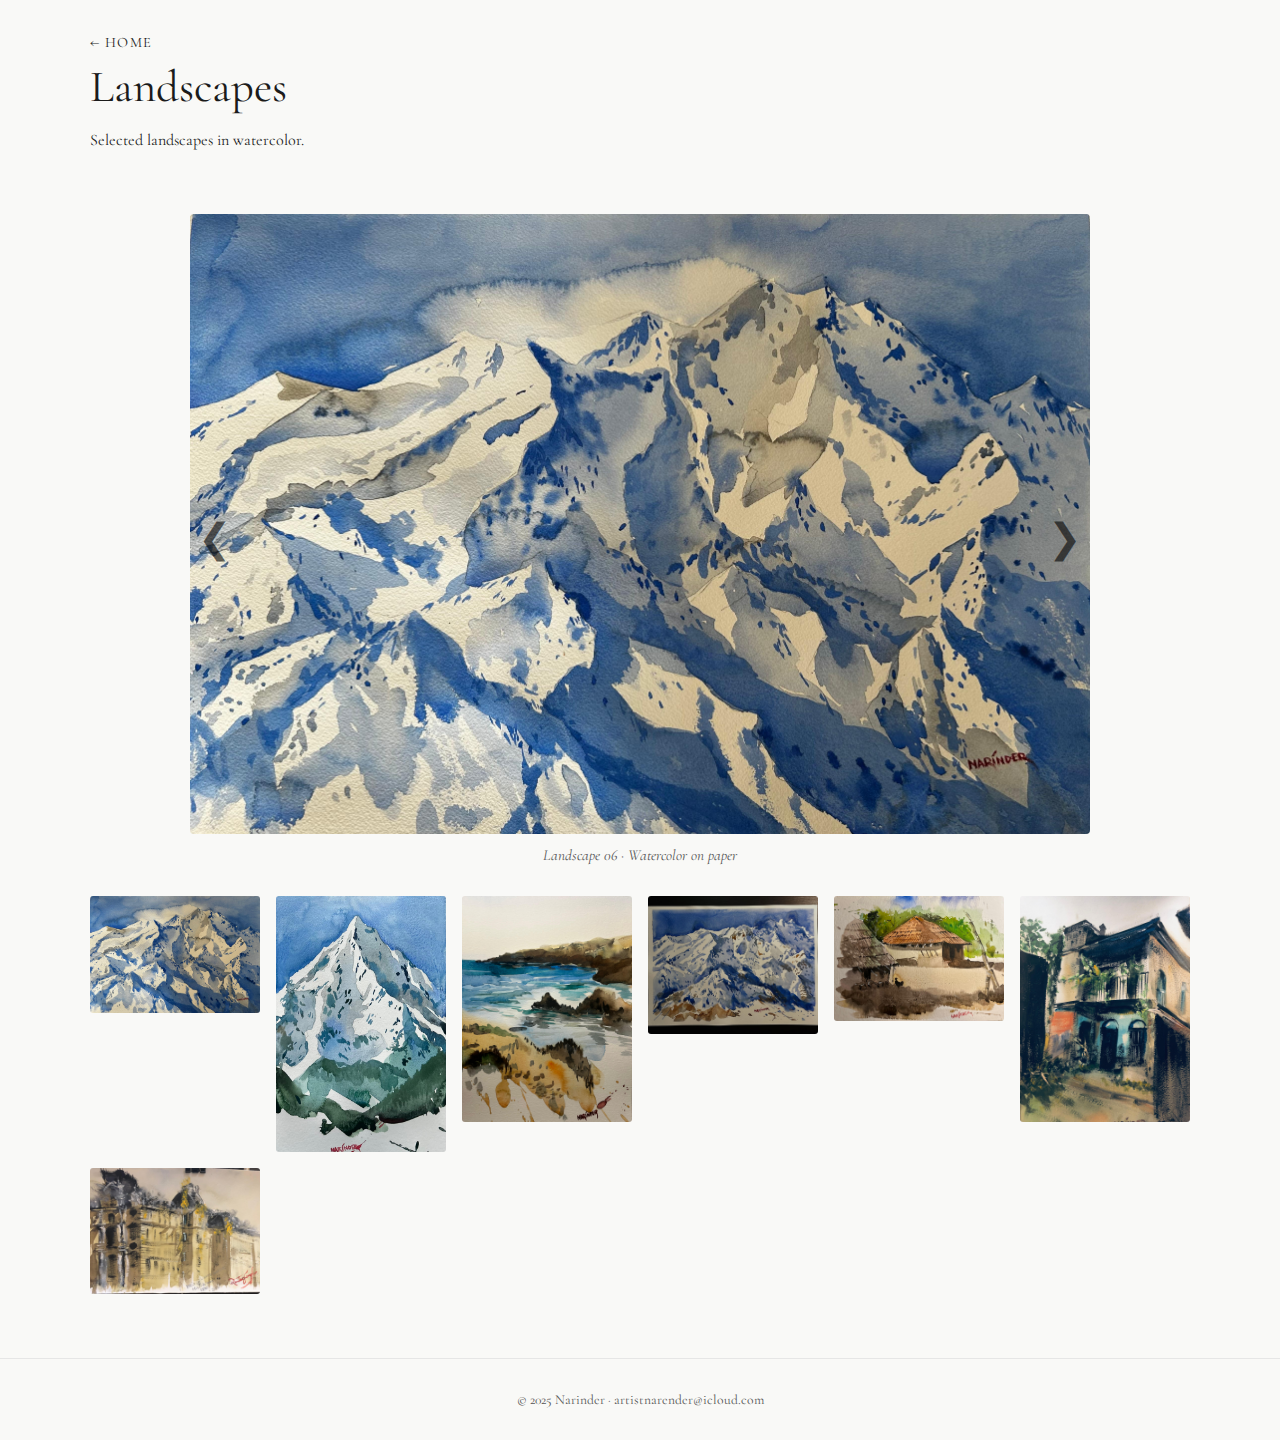
<file: landscapes.html>
<!DOCTYPE html>
<html lang="en">
<head>
  <meta charset="UTF-8" />
  <meta name="viewport" content="width=device-width, initial-scale=1.0" />
  <title>Landscapes – Narinder</title>
  <style>
    @import url('https://fonts.googleapis.com/css2?family=Cormorant+Garamond:wght@300;400;500&display=swap');
    body { font-family: 'Cormorant Garamond', serif; background: #f9f9f7; color: #1b1b1b; margin: 0; }
    header { max-width: 1100px; margin: auto; padding: 2rem 2rem 1rem; }
    header a { text-decoration: none; color: #1b1b1b; font-size: 0.9rem; letter-spacing: 0.1em; text-transform: uppercase; }
    header h1 { font-size: 2.8rem; margin: 0.5rem 0; font-weight: 400; }
    .featured-container { position: relative; max-width: 900px; margin: 2rem auto; text-align: center; }
    .featured-container img { width: 100%; height: auto; border-radius: 4px; }
    .arrow { position: absolute; top: 50%; transform: translateY(-50%); font-size: 2.5rem; color: rgba(0,0,0,0.6); cursor: pointer; user-select: none; padding: 0 0.5rem; transition: color 0.2s; }
    .arrow:hover { color: rgba(0,0,0,0.9); }
    .arrow-left { left: 0; }
    .arrow-right { right: 0; }
    .grid-container { max-width: 1100px; margin: 2rem auto 4rem; display: grid; grid-template-columns: repeat(auto-fit, minmax(150px, 1fr)); gap: 1rem; }
    .grid-container img { width: 100%; cursor: pointer; border-radius: 3px; transition: transform 0.3s ease; }
    .grid-container img:hover { transform: scale(1.05); }
    .caption { font-size: 0.95rem; color: #555; margin-top: 0.4rem; font-style: italic; }
    footer { border-top: 1px solid #e6e6e6; text-align: center; font-size: 0.85rem; color: #555; padding: 2rem; }
  </style>
</head>
<body>

<header>
  <a href="index.html">← Home</a>
  <h1>Landscapes</h1>
  <p>Selected landscapes in watercolor.</p>
</header>

<div class="featured-container">
  <span class="arrow arrow-left" onclick="prevImage()">&#10094;</span>
  <img id="featured" src="images/land_06.jpeg" alt="Featured Landscape">
  <span class="arrow arrow-right" onclick="nextImage()">&#10095;</span>
  <div class="caption" id="featured-caption">Landscape 06 · Watercolor on paper</div>
</div>

<div class="grid-container" id="grid">
  <img src="images/land_06.jpeg" onclick="setFeatured(0)">
  <img src="images/land_02.jpeg" onclick="setFeatured(1)">
  <img src="images/land_03.jpeg" onclick="setFeatured(2)">
  <img src="images/land_01.jpeg" onclick="setFeatured(3)">
  <img src="images/land_04.jpeg" onclick="setFeatured(4)">
  <img src="images/land_05.jpeg" onclick="setFeatured(5)">
  <img src="images/land_07.jpeg" onclick="setFeatured(6)">
</div>

<footer>© 2025 Narinder · artistnarender@icloud.com</footer>

<script>
  const images = [
    {src:"images/land_06.jpeg", caption:"Landscape 06 · Watercolor on paper"},
    {src:"images/land_02.jpeg", caption:"Landscape 02 · Watercolor on paper"},
    {src:"images/land_03.jpeg", caption:"Landscape 03 · Watercolor on paper"},
    {src:"images/land_01.jpeg", caption:"Landscape 01 · Watercolor on paper"},
    {src:"images/land_04.jpeg", caption:"Landscape 04 · Watercolor on paper"},
    {src:"images/land_05.jpeg", caption:"Landscape 05 · Watercolor on paper"},
    {src:"images/land_07.jpeg", caption:"Landscape 07 · Watercolor on paper"}
  ];
  let currentIndex = 0;
  const featured = document.getElementById("featured");
  const caption = document.getElementById("featured-caption");
  function showImage(index){ currentIndex=index; featured.src=images[currentIndex].src; caption.textContent=images[currentIndex].caption; }
  function nextImage(){ currentIndex=(currentIndex+1)%images.length; showImage(currentIndex); }
  function prevImage(){ currentIndex=(currentIndex-1+images.length)%images.length; showImage(currentIndex); }
  function setFeatured(index){ showImage(index); }
  setInterval(nextImage,5000);
</script>

</body>
</html>
</file>
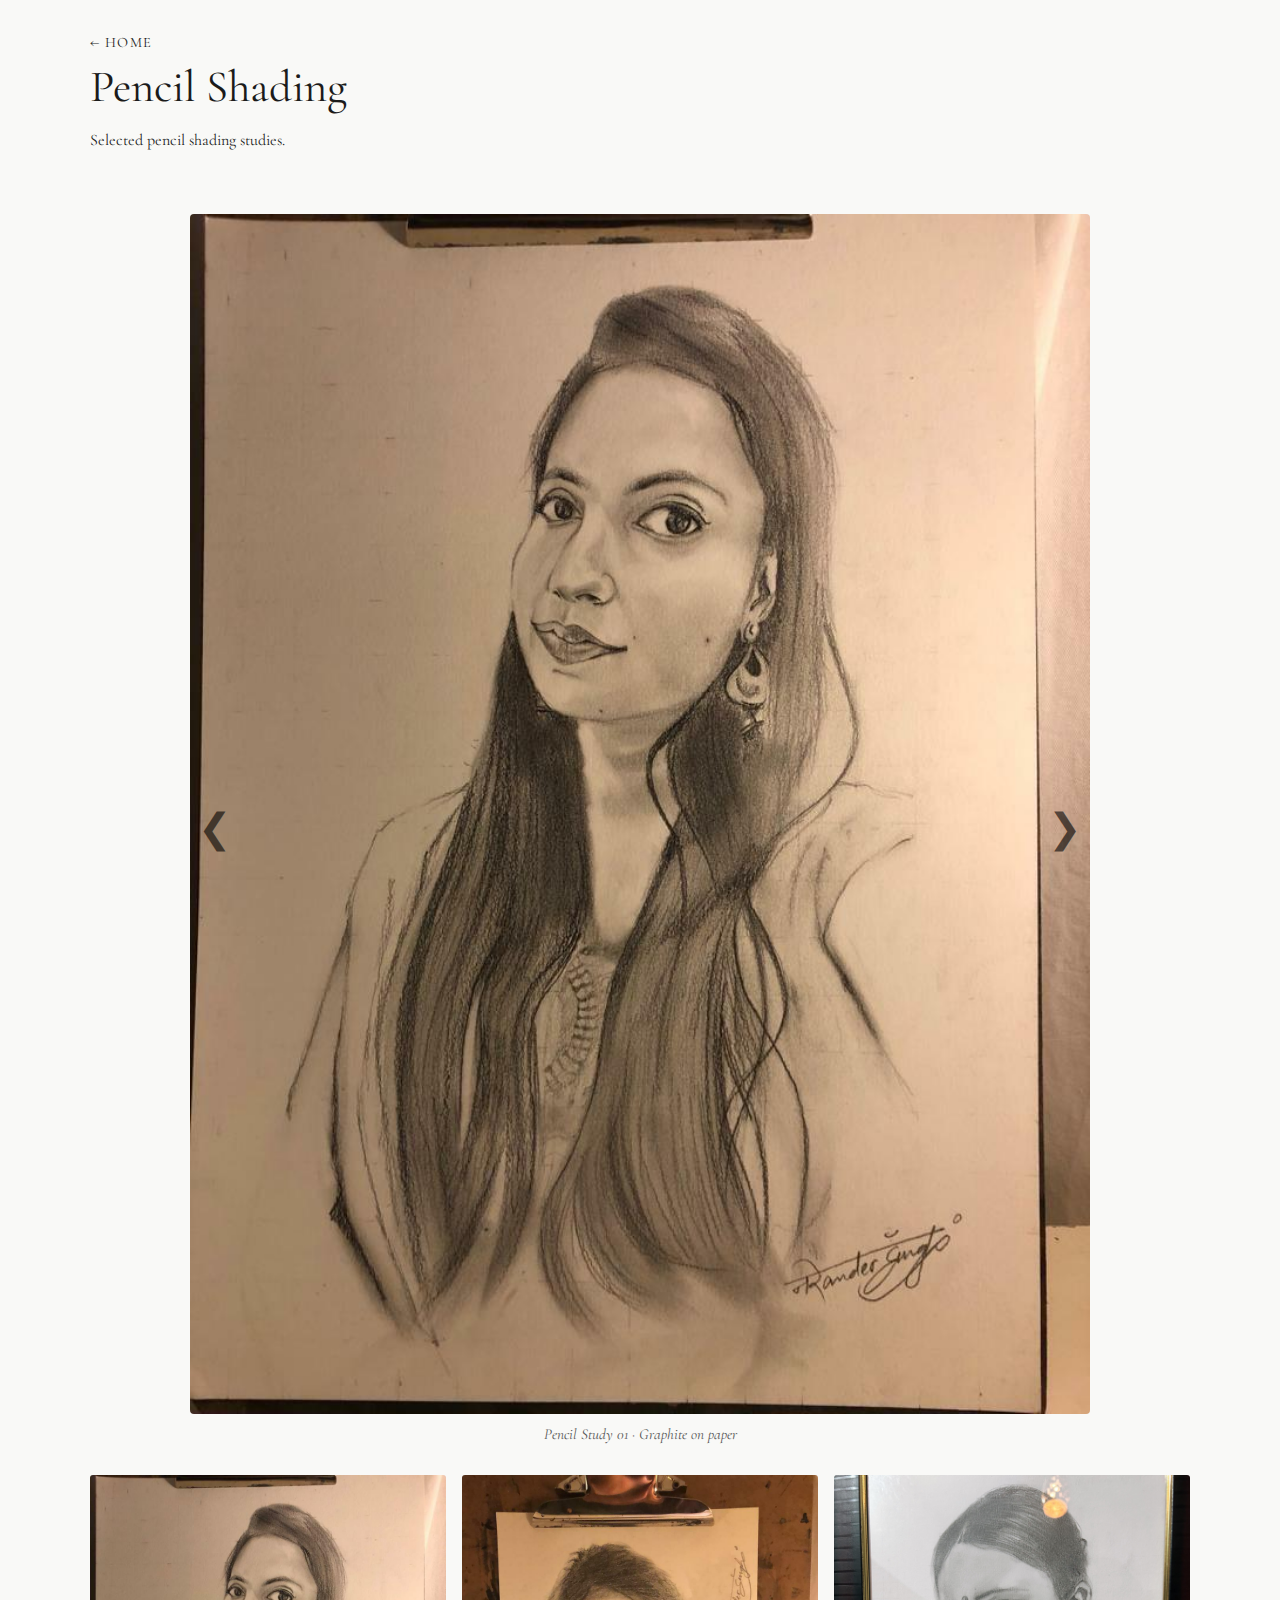
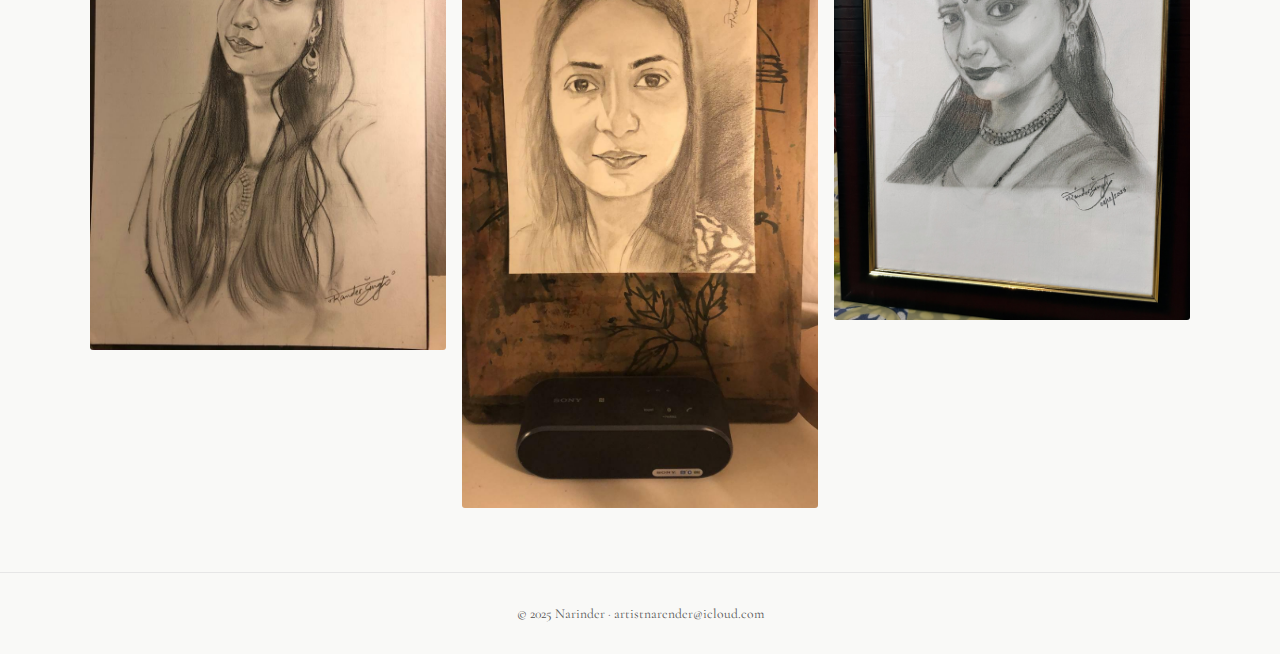
<file: pencil.html>
<!DOCTYPE html>
<html lang="en">
<head>
<meta charset="UTF-8">
<meta name="viewport" content="width=device-width, initial-scale=1.0">
<title>Pencil Shading – Narinder</title>
<style>
@import url('https://fonts.googleapis.com/css2?family=Cormorant+Garamond:wght@300;400;500&display=swap');
body{font-family:'Cormorant Garamond',serif;background:#f9f9f7;color:#1b1b1b;margin:0;}
header{max-width:1100px;margin:auto;padding:2rem 2rem 1rem;}
header a{text-decoration:none;color:#1b1b1b;font-size:0.9rem;letter-spacing:0.1em;text-transform:uppercase;}
header h1{font-size:2.8rem;margin:0.5rem 0;font-weight:400;}
.featured-container{position:relative;max-width:900px;margin:2rem auto;text-align:center;}
.featured-container img{width:100%;border-radius:4px;}
.arrow{position:absolute;top:50%;transform:translateY(-50%);font-size:2.5rem;color:rgba(0,0,0,0.6);cursor:pointer;user-select:none;padding:0 0.5rem;transition:color 0.2s;}
.arrow:hover{color:rgba(0,0,0,0.9);}
.arrow-left{left:0;}
.arrow-right{right:0;}
.grid-container{max-width:1100px;margin:2rem auto 4rem;display:grid;grid-template-columns:repeat(auto-fit,minmax(150px,1fr));gap:1rem;}
.grid-container img{width:100%;cursor:pointer;border-radius:3px;transition:transform 0.3s ease;}
.grid-container img:hover{transform:scale(1.05);}
.caption{font-size:0.95rem;color:#555;margin-top:0.4rem;font-style:italic;}
footer{border-top:1px solid #e6e6e6;text-align:center;font-size:0.85rem;color:#555;padding:2rem;}
</style>
</head>
<body>
<header>
<a href="index.html">← Home</a>
<h1>Pencil Shading</h1>
<p>Selected pencil shading studies.</p>
</header>

<div class="featured-container">
<span class="arrow arrow-left" onclick="prevImage()">&#10094;</span>
<img id="featured" src="images/pencil_01.jpeg" alt="Featured Pencil">
<span class="arrow arrow-right" onclick="nextImage()">&#10095;</span>
<div class="caption" id="featured-caption">Pencil Study 01 · Graphite on paper</div>
</div>

<div class="grid-container" id="grid">
<img src="images/pencil_01.jpeg" onclick="setFeatured(0)">
<img src="images/pencil_02.jpeg" onclick="setFeatured(1)">
<img src="images/pencil_03.jpeg" onclick="setFeatured(2)">
</div>

<footer>© 2025 Narinder · artistnarender@icloud.com</footer>

<script>
const images=[
{src:"images/pencil_01.jpeg",caption:"Pencil Study 01 · Graphite on paper"},
{src:"images/pencil_02.jpeg",caption:"Pencil Study 02 · Graphite on paper"},
{src:"images/pencil_03.jpeg",caption:"Pencil Study 03 · Graphite on paper"}
];
let currentIndex=0;
const featured=document.getElementById("featured");
const caption=document.getElementById("featured-caption");
function showImage(index){currentIndex=index;featured.src=images[currentIndex].src;caption.textContent=images[currentIndex].caption;}
function nextImage(){currentIndex=(currentIndex+1)%images.length;showImage(currentIndex);}
function prevImage(){currentIndex=(currentIndex-1+images.length)%images.length;showImage(currentIndex);}
function setFeatured(index){showImage(index);}
setInterval(nextImage,5000);
</script>
</body>
</html>
</file>
<file: style.css>
@import url('https://fonts.googleapis.com/css2?family=Cormorant+Garamond:wght@300;400;500&display=swap');

:root {
  --bg: #ffffff;
  --text: #1b1b1b;
  --muted: #777;
  --line: #e6e6e6;
}

* { box-sizing: border-box; }

body {
  margin: 0;
  font-family: 'Cormorant Garamond', serif;
  background: var(--bg);
  color: var(--text);
  line-height: 1.8;
}

header {
  max-width: 1100px;
  margin: auto;
  padding: 4rem 2rem 2rem;
}

header h1 {
  font-size: 3rem;
  font-weight: 400;
  margin-bottom: 0.5rem;
}

nav {
  max-width: 1100px;
  margin: auto;
  padding: 1.5rem 2rem 3rem;
  display: flex;
  gap: 3rem;
  border-bottom: 1px solid var(--line);
}

nav a {
  text-decoration: none;
  color: var(--text);
  font-size: 1rem;
}

nav a:hover { text-decoration: underline; }

main {
  max-width: 900px;
  margin: auto;
  padding: 3rem 2rem;
}

section { margin-bottom: 4rem; }

section h2 {
  font-size: 2rem;
  font-weight: 400;
  margin-bottom: 1rem;
}

.text {
  font-size: 1.15rem;
  color: var(--text);
}

.contact-links p {
  margin: 0.5rem 0;
}

footer {
  border-top: 1px solid var(--line);
  padding: 3rem 2rem;
  text-align: center;
  font-size: 0.9rem;
  color: var(--muted);
}
</file>
